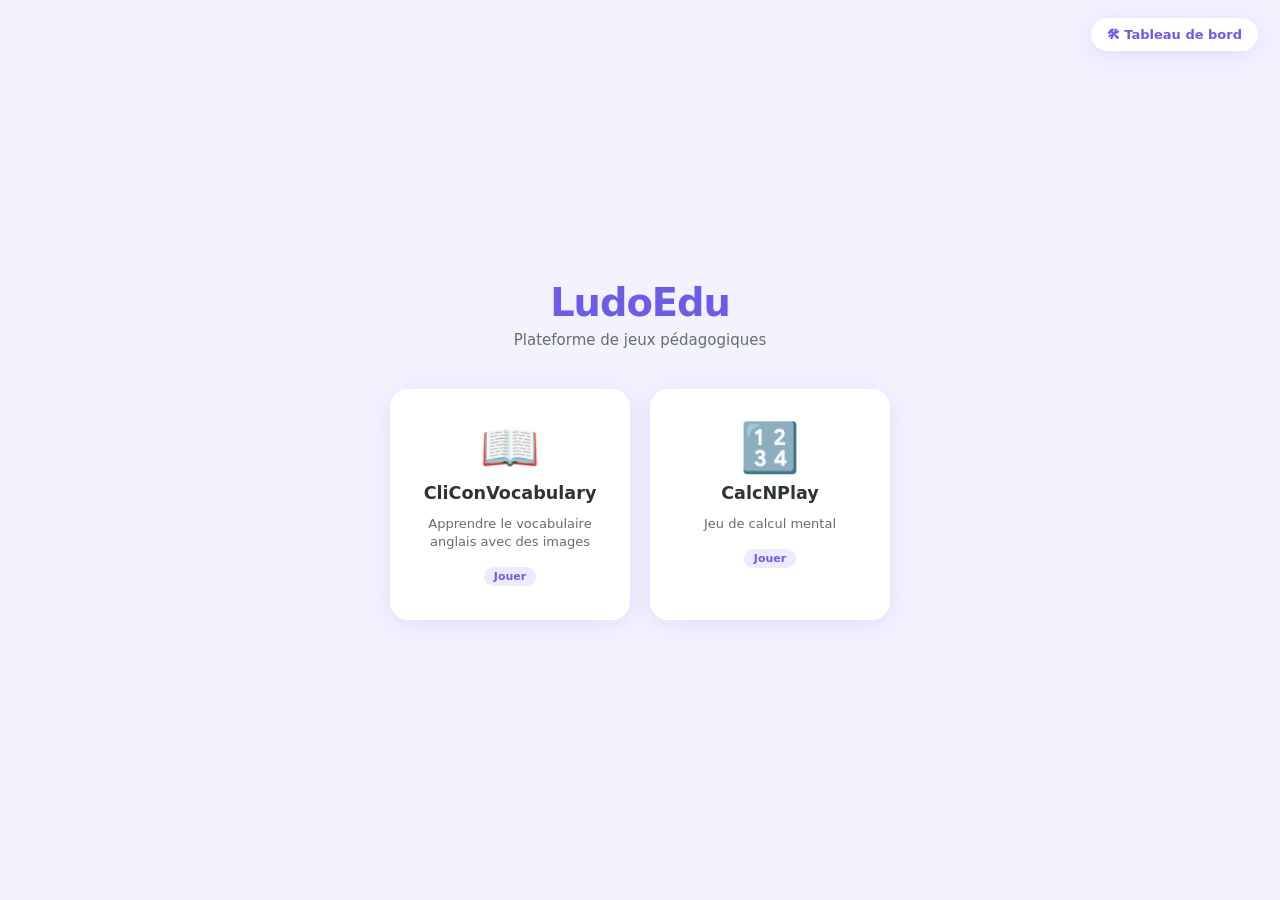
<file: index.html>
<!DOCTYPE html>
<html lang="fr">
<head>
  <meta charset="UTF-8">
  <meta name="viewport" content="width=device-width, initial-scale=1.0">
  <title>LudoEdu</title>
  <link rel="stylesheet" href="shared/styles.css">
  <style>
    :root {
      --primary: #6c5ce7;
      --bg: #f4f2ff;
      --surface: #ffffff;
      --surface2: #eeebff;
      --text: #2d3436;
      --text-muted: #636e72;
      --border: #dfe6e9;
      --radius: 18px;
      --shadow: 0 4px 24px rgba(108,92,231,.14);
    }
    * { box-sizing: border-box; margin: 0; padding: 0; }
    html, body { height: 100%; font-family: 'Segoe UI', system-ui, sans-serif; background: var(--bg); color: var(--text); }

    .layout {
      min-height: 100vh;
      display: flex;
      flex-direction: column;
      align-items: center;
      justify-content: center;
      padding: 32px 16px;
      gap: 40px;
    }

    .header { text-align: center; }
    .header h1 {
      font-size: 2.4rem;
      font-weight: 800;
      color: var(--primary);
      letter-spacing: -1px;
    }
    .header p {
      margin-top: 6px;
      font-size: 15px;
      color: var(--text-muted);
    }

    .games {
      display: flex;
      gap: 20px;
      flex-wrap: wrap;
      justify-content: center;
    }

    .game-card {
      background: var(--surface);
      border-radius: var(--radius);
      box-shadow: var(--shadow);
      padding: 32px 28px;
      width: 240px;
      display: flex;
      flex-direction: column;
      align-items: center;
      gap: 12px;
      text-decoration: none;
      color: var(--text);
      transition: transform .15s, box-shadow .15s;
      border: 2px solid transparent;
    }
    .game-card:hover {
      transform: translateY(-4px);
      box-shadow: 0 12px 32px rgba(108,92,231,.22);
      border-color: var(--primary);
    }
    .game-card.soon {
      opacity: .55;
      pointer-events: none;
    }

    .game-icon { font-size: 3rem; line-height: 1; }

    .game-name {
      font-size: 1.1rem;
      font-weight: 700;
      text-align: center;
    }
    .game-desc {
      font-size: 13px;
      color: var(--text-muted);
      text-align: center;
      line-height: 1.4;
    }
    .game-badge {
      font-size: 11px;
      font-weight: 700;
      padding: 3px 10px;
      border-radius: 20px;
      background: var(--surface2);
      color: var(--primary);
      margin-top: 4px;
    }
    .game-badge.soon { background: #f0f0f0; color: var(--text-muted); }

    .dashboard-link {
      position: fixed;
      top: 18px;
      right: 22px;
      font-size: 13px;
      font-weight: 700;
      color: var(--primary);
      text-decoration: none;
      background: var(--surface);
      padding: 9px 16px;
      border-radius: 20px;
      box-shadow: var(--shadow);
      transition: transform .15s;
    }
    .dashboard-link:hover { transform: translateY(-2px); }
  </style>
</head>
<body>
<a href="shared/dashboard.html" class="dashboard-link">🛠 Tableau de bord</a>
<div class="layout">

  <header class="header">
    <h1>LudoEdu</h1>
    <p>Plateforme de jeux pédagogiques</p>
  </header>

  <div class="games">

    <a href="cliconvocabulary/index.html" class="game-card">
      <div class="game-icon">📖</div>
      <div class="game-name">CliConVocabulary</div>
      <div class="game-desc">Apprendre le vocabulaire anglais avec des images</div>
      <div class="game-badge">Jouer</div>
    </a>

    <a href="calcnplay/index.html" class="game-card">
      <div class="game-icon">🔢</div>
      <div class="game-name">CalcNPlay</div>
      <div class="game-desc">Jeu de calcul mental</div>
      <div class="game-badge">Jouer</div>
    </a>

  </div>

</div>
</body>
</html>
</file>
<file: shared/styles.css>
/* =====================================================
   LudoEdu — styles partagés
   ===================================================== */

/* Breakpoints responsive
   mobile   : ≤ 750px
   tablette : 751px – 900px
   desktop  : > 900px
   ===================================================== */

/* debug — visible uniquement en mode dev */
.dev-mode .header-row         { outline: 2px solid red; }
.dev-mode .family-tabs-scroll { outline: 2px solid green; }
.dev-mode .index-header       { outline: 2px solid yellow; }
.dev-mode .sub-level-content  { outline: 2px solid red; }

.mode-dev {
  color: #fff;
  font-size: 12px;
}

/* tablette + desktop : family-tabs-scroll superposé au header */
.index-layout { position: relative; }

.family-tabs-scroll {
  position: absolute;
  top: 0; left: 0; right: 0;
  height: 56px;
  z-index: 0;
}

/* les clics passent à travers le header vers family-tabs-scroll (boutons conservent pointer-events: auto) */
.index-header { pointer-events: none; }

@media (max-width: 900px) {
  /* tablette + mobile */
}

@media (max-width: 750px) {
  /* mobile : family-tabs-scroll descend sous le header-row */
  .index-header { pointer-events: auto; }
  .family-tabs-scroll {
    position: relative;
    height: 60px;
    top: auto; left: auto; right: auto;
  }
}
</file>
